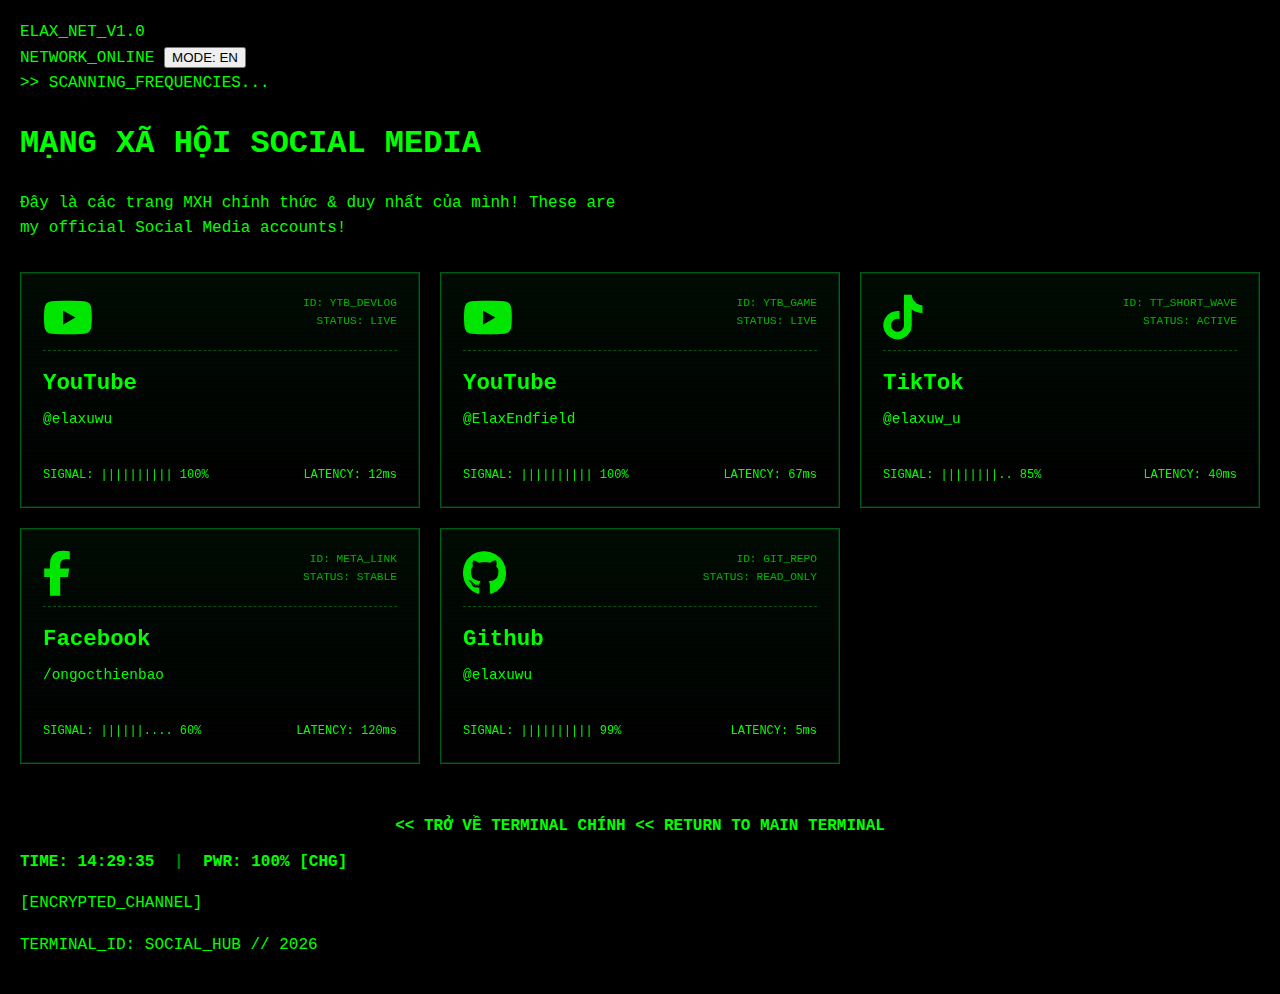
<file: pages/comm_link.html>
<!DOCTYPE html>
<html lang="vi">
<head>
    <meta charset="UTF-8">
    <meta name="viewport" content="width=device-width, initial-scale=1.0">
    <title>NETWORK_NODES // ELAX.DEV</title>
    <link rel="stylesheet" href="../style.css">
    <link rel="stylesheet" href="https://cdnjs.cloudflare.com/ajax/libs/font-awesome/6.4.0/css/all.min.css">
    <style>
        /* CSS Riêng cho trang Social (Inline để dễ quản lý, bạn có thể chuyển sang style.css) */
        .social-grid {
            display: grid;
            grid-template-columns: repeat(auto-fit, minmax(300px, 1fr));
            gap: 20px;
            margin-top: 30px;
        }

        .social-node {
            position: relative;
            border: 1px solid rgba(0,255,65,0.35);
            padding: 22px;
            text-decoration: none;
            color: var(--text);
            background:
                linear-gradient(180deg, rgba(0,255,65,0.04), rgba(0,0,0,0.2)),
                rgba(0,0,0,0.55);
            backdrop-filter: blur(6px);
            overflow: hidden;
            display: flex;
            flex-direction: column;
            min-height: 190px;
            transition: 
                transform 0.35s ease,
                box-shadow 0.35s ease,
                border-color 0.35s ease;
        }

        /* inner glow */
        .social-node::before {
            content: "";
            position: absolute;
            inset: 0;
            border: 1px solid rgba(0,255,65,0.15);
            pointer-events: none;
        }

        /* scanline */
        .social-node::after {
            content: "";
            position: absolute;
            inset: 0;
            background: linear-gradient(
                transparent 0%,
                rgba(255,255,255,0.03) 50%,
                transparent 100%
            );
            background-size: 100% 4px;
            opacity: 0.15;
            pointer-events: none;
        }

        .social-node:hover {
            transform: translateY(-8px) scale(1.01);
            box-shadow:
                0 0 0 1px rgba(0,255,65,0.4),
                0 0 25px rgba(0,255,65,0.25),
                inset 0 0 20px rgba(0,255,65,0.15);
        }

        .social-node:hover::before {
             box-shadow: inset 0 0 25px rgba(0,255,65,0.25);
        }



        .node-header {
            display: flex;
            justify-content: space-between;
            align-items: flex-start;
            margin-bottom: 15px;
            border-bottom: 1px dashed rgba(0, 255, 65, 0.3);
            padding-bottom: 10px;
        }

        .node-icon {
            font-size: 2.8rem;
            opacity: 0.9;
        }

        .node-id {
            text-align: right;
            font-size: 0.7rem;
            opacity: 0.7;
        }

        .node-name {
            font-size: 1.4rem;
            font-weight: bold;
            margin-bottom: 5px;
            display: block;
        }

        .node-handle {
            font-size: 0.9rem;
            color: var(--accent);
        }

        .node-stats {
            margin-top: auto;
            font-size: 0.75rem;
            font-family: var(--font-mono);
            display: flex;
            justify-content: space-between;
            align-items: flex-end;
        }
        .node-stats span {
            white-space: nowrap;
        }

        .ping-val {
            animation: blink 2s infinite;
        }

        /* Màu riêng cho từng nền tảng khi hover */
        .social-node.yt:hover { border-color: #ff0000; color: #ff0000; }
        .social-node.yt:hover .node-icon { text-shadow: 0 0 10px #ff0000; }
        
        .social-node.tt:hover { border-color: #00f2ea; color: #00f2ea; }
        .social-node.tt:hover .node-icon { text-shadow: 2px 2px 0 #ff0050; }

        .social-node.fb:hover { border-color: #1877f2; color: #1877f2; }
        
        .social-node.gh:hover { border-color: #ffffff; color: #ffffff; }

        .back-link {
            display: inline-block;
            margin-top: 40px;
            color: var(--accent);
            text-decoration: none;
            border: 1px solid var(--accent);
            padding: 10px 20px;
            font-weight: bold;
        }
        .back-link:hover {
            background: var(--accent);
            color: #fff;
        }
        .sys-info-bar {
    margin-bottom: 10px;
    font-weight: bold;
    color: var(--accent);
    text-shadow: 0 0 5px var(--accent);
}
        body.god-mode .terminal-container {
    animation: shake 0.5s cubic-bezier(.36,.07,.19,.97) both;
}

@keyframes shake {
    10%, 90% { transform: translate3d(-1px, 0, 0); }
    20%, 80% { transform: translate3d(2px, 0, 0); }
    30%, 50%, 70% { transform: translate3d(-4px, 0, 0); }
    40%, 60% { transform: translate3d(4px, 0, 0); }
}
.separator { margin: 0 10px; opacity: 0.5; }
    </style>
</head>
<body class="lang-en"> <div id="cursor-glow"></div>
    <div class="crt-vignette"></div>
    <div class="scanlines"></div>

    <nav class="system-nav">
        <div class="logo">ELAX_NET_V1.0</div>
        <div class="nav-controls">
            <span class="system-status">NETWORK_ONLINE</span>
            <button id="lang-toggle" class="cmd-btn">MODE: EN</button>
        </div>
    </nav>

    <main class="terminal-container">
        <section class="console-block hero">
            <div class="cmd-line">>> SCANNING_FREQUENCIES...</div>
            <h1 class="glitch-text">
                <span class="content-vi">MẠNG XÃ HỘI</span>
                <span class="content-en">SOCIAL MEDIA</span>
            </h1>
            
            <p class="sub-text" style="margin-top: 10px; max-width: 600px;">
                <span class="content-vi">Đây là các trang MXH chính thức & duy nhất của mình!</span>
                <span class="content-en">These are my official Social Media accounts!</span>
            </p>

            <div class="social-grid">
                
                <a href="https://www.youtube.com/@elaxuwu" target="_blank" class="social-node yt hidden-section">
                    <div class="node-header">
                        <i class="fab fa-youtube node-icon"></i>
                        <div class="node-id">
                            ID: YTB_DEVLOG<br>
                            STATUS: LIVE
                        </div>
                    </div>
                    <div>
                        <span class="node-name">YouTube</span>
                        <span class="node-handle">@elaxuwu</span>
                    </div>
                    <div class="node-stats">
                        <span>SIGNAL: <span class="ping-val">||||||||||</span> 100%</span>
                        <span>LATENCY: 12ms</span>
                    </div>
                </a>

                <a href="https://www.youtube.com/@elaxendfield/" target="_blank" class="social-node yt hidden-section">
                    <div class="node-header">
                        <i class="fab fa-youtube node-icon"></i>
                        <div class="node-id">
                            ID: YTB_GAME<br>
                            STATUS: LIVE
                        </div>
                    </div>
                    <div>
                        <span class="node-name">YouTube</span>
                        <span class="node-handle">@ElaxEndfield</span>
                    </div>
                    <div class="node-stats">
                        <span>SIGNAL: <span class="ping-val">||||||||||</span> 100%</span>
                        <span>LATENCY: 67ms</span>
                    </div>
                </a>

                <a href="https://www.tiktok.com/@elaxuw_u" target="_blank" class="social-node tt hidden-section" style="transition-delay: 100ms;">
                    <div class="node-header">
                        <i class="fab fa-tiktok node-icon"></i>
                        <div class="node-id">
                            ID: TT_SHORT_WAVE<br>
                            STATUS: ACTIVE
                        </div>
                    </div>
                    <div>
                        <span class="node-name">TikTok</span>
                        <span class="node-handle">@elaxuw_u</span>
                    </div>
                    <div class="node-stats">
                        <span>SIGNAL: <span class="ping-val">||||||||..</span> 85%</span>
                        <span>LATENCY: 40ms</span>
                    </div>
                </a>

                <a href="https://www.facebook.com/ongocthienbao/" target="_blank" class="social-node fb hidden-section" style="transition-delay: 200ms;">
                    <div class="node-header">
                        <i class="fab fa-facebook-f node-icon"></i>
                        <div class="node-id">
                            ID: META_LINK<br>
                            STATUS: STABLE
                        </div>
                    </div>
                    <div>
                        <span class="node-name">Facebook</span>
                        <span class="node-handle">/ongocthienbao</span>
                    </div>
                    <div class="node-stats">
                        <span>SIGNAL: <span class="ping-val">||||||....</span> 60%</span>
                        <span>LATENCY: 120ms</span>
                    </div>
                </a>

                <a href="https://github.com/elaxuwu" target="_blank" class="social-node gh hidden-section" style="transition-delay: 300ms;">
                    <div class="node-header">
                        <i class="fab fa-github node-icon"></i>
                        <div class="node-id">
                            ID: GIT_REPO<br>
                            STATUS: READ_ONLY
                        </div>
                    </div>
                    <div>
                        <span class="node-name">Github</span>
                        <span class="node-handle">@elaxuwu</span>
                    </div>
                    <div class="node-stats">
                        <span>SIGNAL: <span class="ping-val">||||||||||</span> 99%</span>
                        <span>LATENCY: 5ms</span>
                    </div>
                </a>

            </div>

            <div style="text-align: center;">
                <a href="../index.html" class="back-link">
                    <span class="content-vi"><< TRỞ VỀ TERMINAL CHÍNH</span>
                    <span class="content-en"><< RETURN TO MAIN TERMINAL</span>
                </a>
            </div>

        </section>
    </main>

    <footer class="system-footer">
        <div class="sys-info-bar">
            <span id="sys-time">TIME: --:--:--</span>
            <span class="separator">|</span>
            <span id="sys-battery">BATTERY: DETECTING...</span>
        </div>
        <p>[ENCRYPTED_CHANNEL]</p>
        <p>TERMINAL_ID: SOCIAL_HUB // 2026</p>
    </footer>

    <script src="../script.js"></script>
    
    <script>
        // Giả lập Ping thay đổi ngẫu nhiên cho sinh động
        setInterval(() => {
            const latencies = document.querySelectorAll('.node-stats span:last-child');
            latencies.forEach(el => {
                const ms = Math.floor(Math.random() * 50) + 10;
                el.innerText = `LATENCY: ${ms}ms`;
            });
        }, 2000);
    </script>
</body>
</html>
</file>
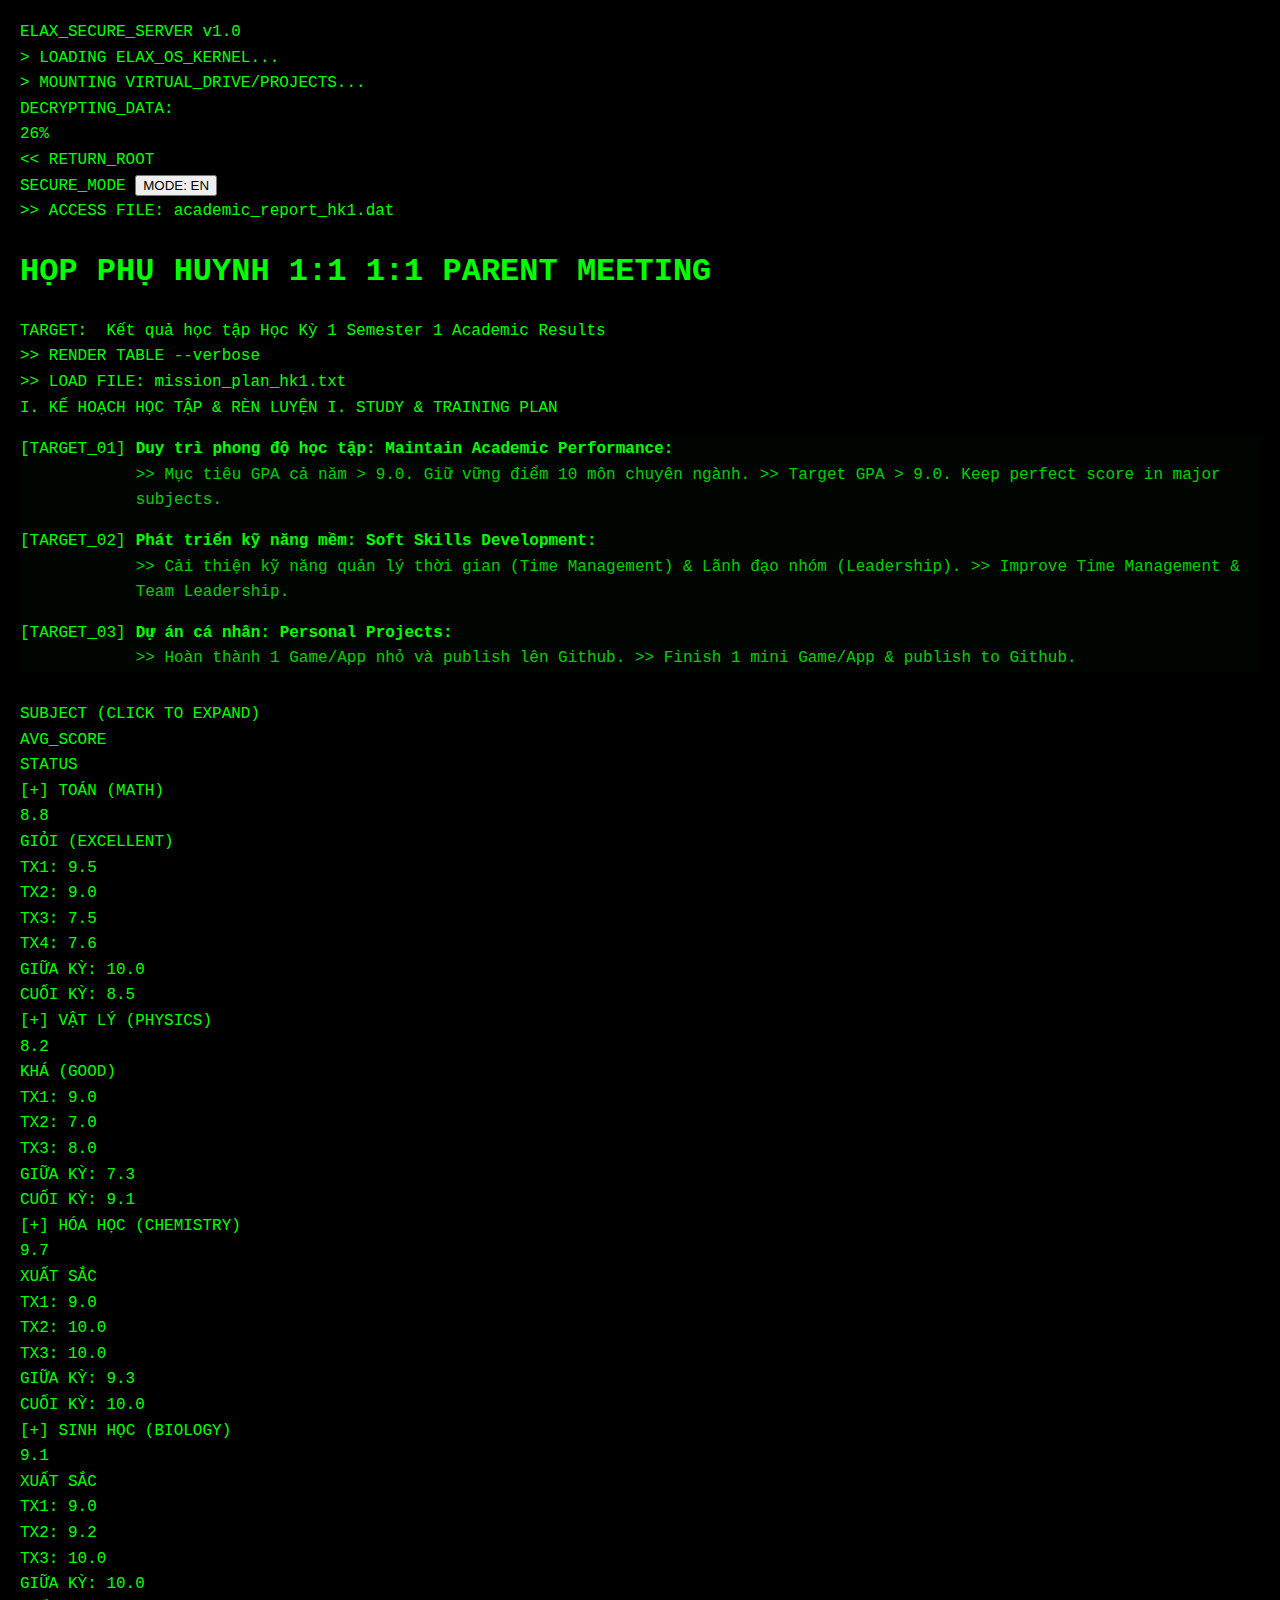
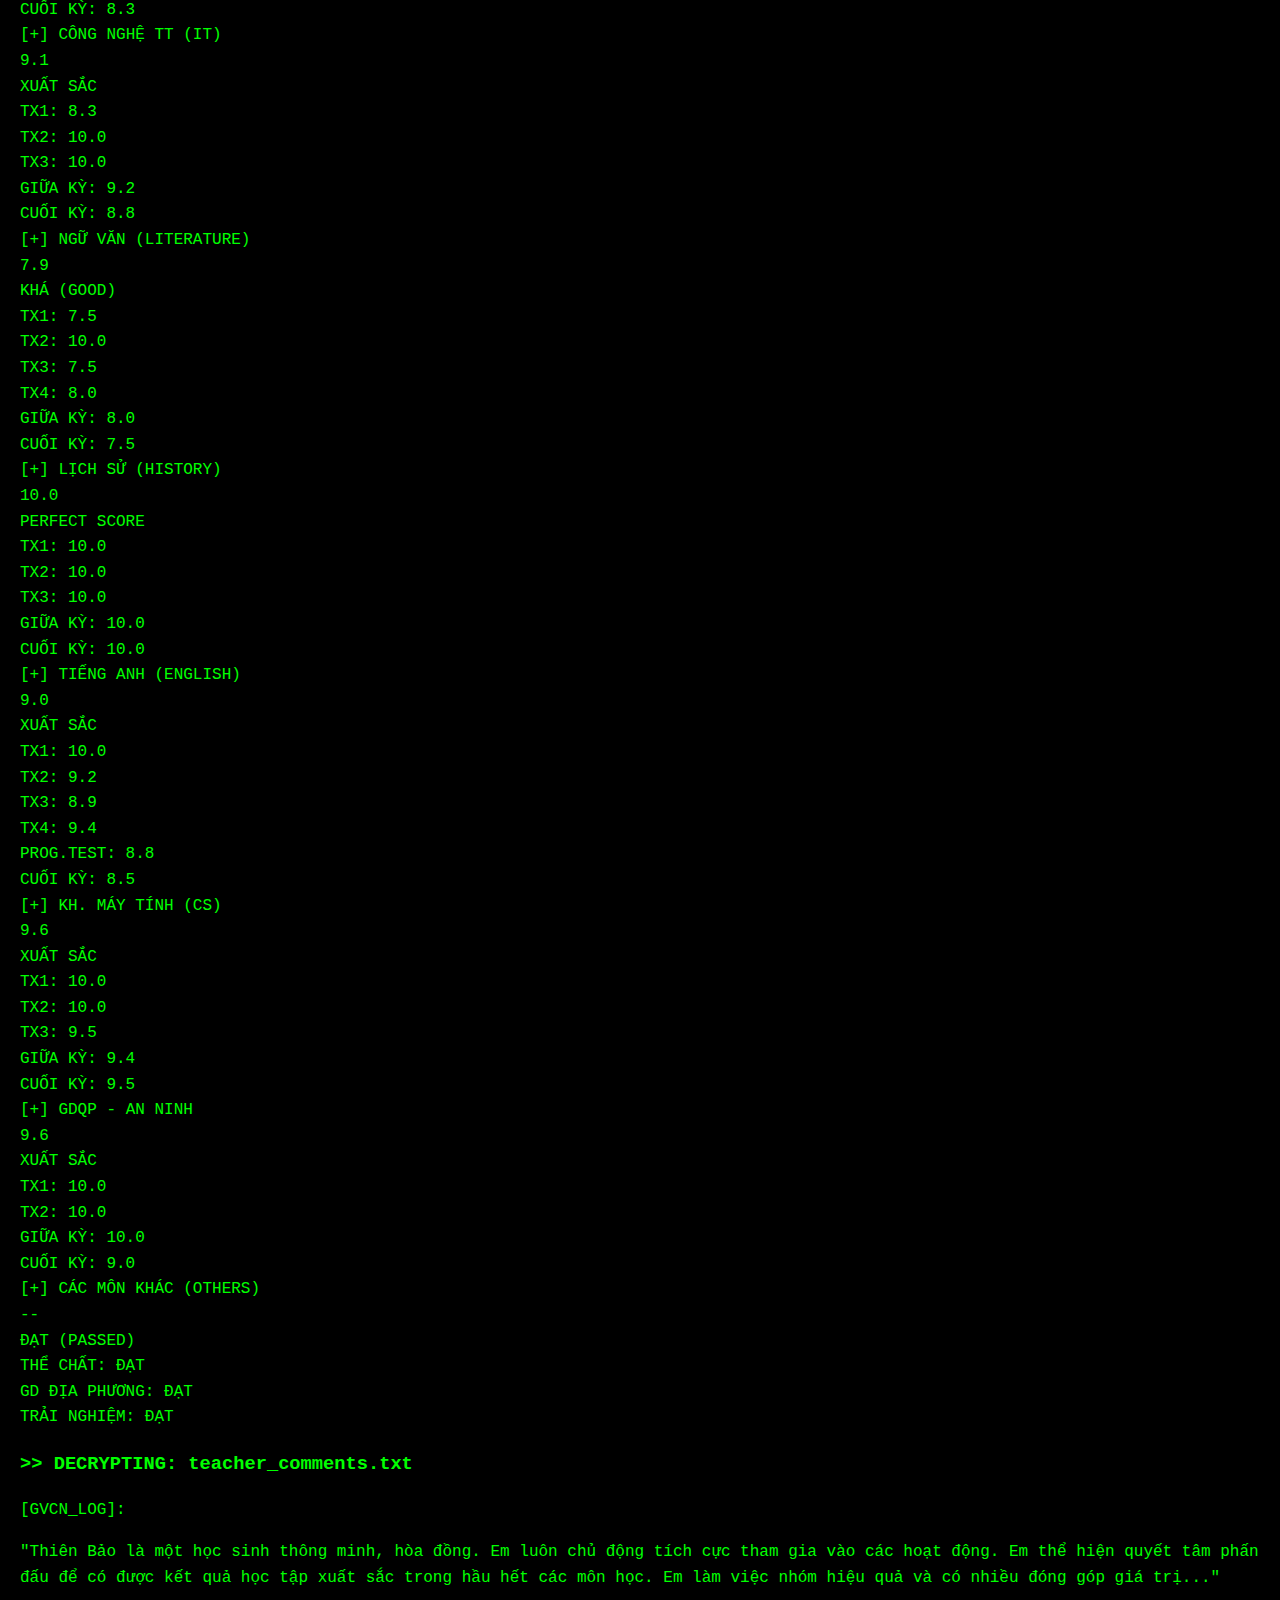
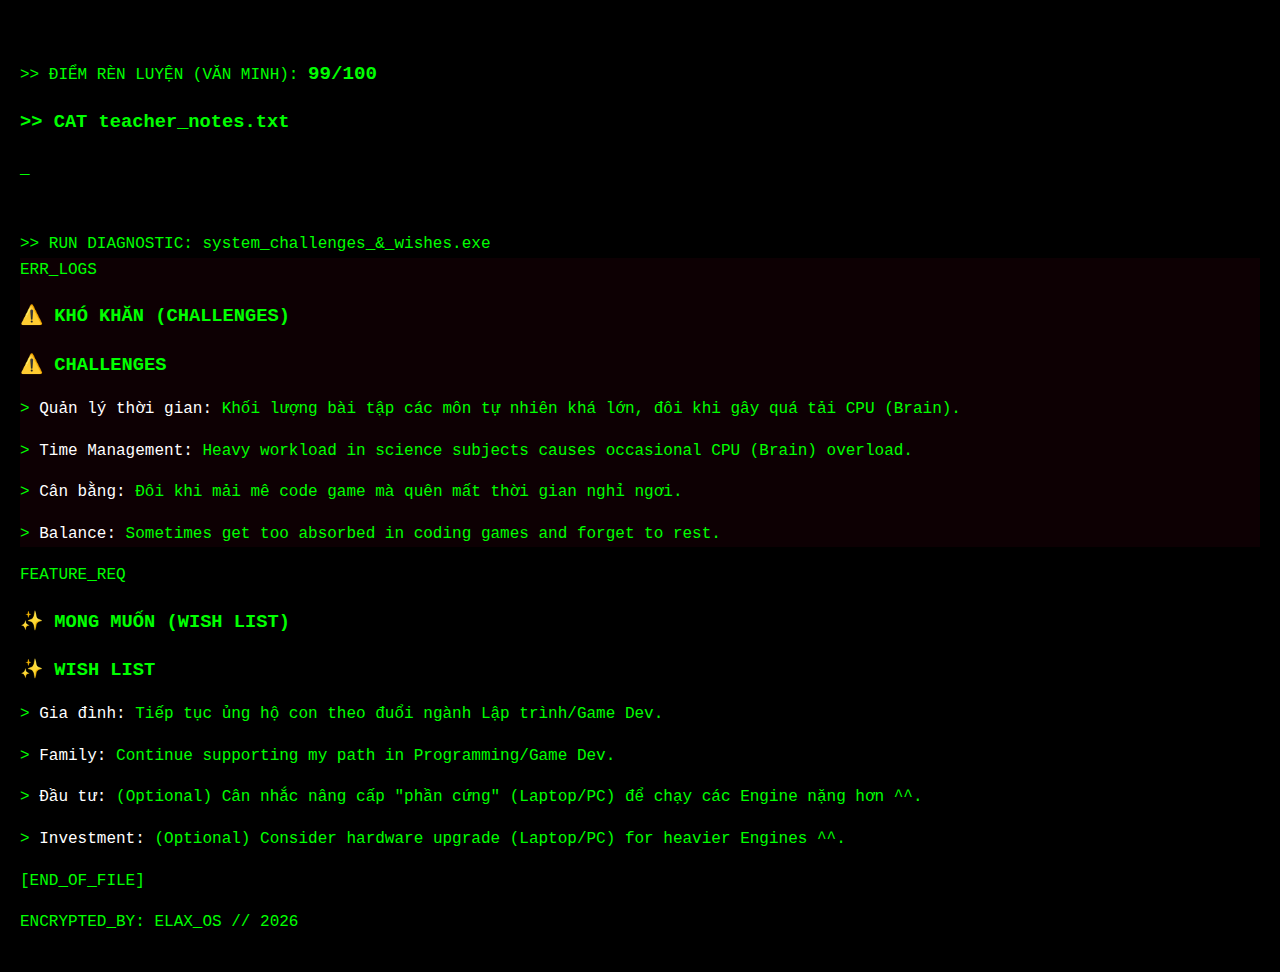
<file: pages/gradesReport/report_Grade11_Semester1.html>
<!DOCTYPE html>
<html lang="vi">
<head>
    <meta charset="UTF-8">
    <meta name="viewport" content="width=device-width, initial-scale=1.0">
    <title>ACADEMIC_LOGS_HK1</title>
    <link rel="stylesheet" href="../../style.css">
</head>
<body class="lang-en">

    <div id="cursor-glow"></div>
    <div class="crt-vignette"></div>

    <div id="boot-loader">
        <div class="boot-container">
            <div class="boot-header">ELAX_SECURE_SERVER v1.0</div>
            <div id="boot-log" class="boot-log"></div>
            <div class="boot-progress-wrapper">
                <span class="boot-label">DECRYPTING_DATA:</span>
                <div class="boot-progress-bar">
                    <div id="boot-fill"></div>
                </div>
                <span id="boot-percent">0%</span>
            </div>
        </div>
    </div>
    
    <div class="scanlines"></div>

    <nav class="system-nav">
        <a href="../../index.html" class="logo" style="text-decoration: none; color: var(--text);">
            << RETURN_ROOT
        </a>
        <div class="nav-controls">
            <span class="system-status">SECURE_MODE</span>
            <button id="lang-toggle" class="cmd-btn">MODE: EN</button>
        </div>
    </nav>

    <main class="terminal-container">
        <section class="console-block hero">
            <div class="cmd-line">>> ACCESS FILE: academic_report_hk1.dat</div>
            <h1 class="glitch-text" data-text="PARENT MEETING 1:1">
                <span class="content-vi">HỌP PHỤ HUYNH 1:1</span>
                <span class="content-en">1:1 PARENT MEETING</span>
            </h1>
            
            <div class="slogan-box">
                <span style="color: var(--accent);">TARGET:</span>&nbsp;
                <span class="content-vi">Kết quả học tập Học Kỳ 1</span>
                <span class="content-en">Semester 1 Academic Results</span>
            </div>
        </section>

        <section class="console-block hidden-section">
            <div class="cmd-line">>> RENDER TABLE --verbose</div>
            
            <div class="report-container">
                <section class="console-block hidden-section">
    <div class="cmd-line">>> LOAD FILE: mission_plan_hk1.txt</div>
    <div class="project-brutal-card" style="border-color: var(--text); margin-bottom: 30px;">
        <div class="project-header">
            <span class="status-dot" style="background: var(--text);"></span> 
            <span class="content-vi">I. KẾ HOẠCH HỌC TẬP & RÈN LUYỆN</span>
            <span class="content-en">I. STUDY & TRAINING PLAN</span>
        </div>
        <div class="project-desc" style="width: 100%; flex: none; background: rgba(0,255,65,0.02);">
            <ul style="list-style: none; padding-left: 0; font-family: var(--font-mono);">
                <li style="margin-bottom: 15px; display: flex; align-items: flex-start;">
                    <span style="color: var(--accent); margin-right: 10px;">[TARGET_01]</span>
                    <div>
                        <strong class="content-vi">Duy trì phong độ học tập:</strong>
                        <strong class="content-en">Maintain Academic Performance:</strong>
                        <br>
                        <span class="content-vi" style="opacity: 0.8;">>> Mục tiêu GPA cả năm > 9.0. Giữ vững điểm 10 môn chuyên ngành.</span>
                        <span class="content-en" style="opacity: 0.8;">>> Target GPA > 9.0. Keep perfect score in major subjects.</span>
                    </div>
                </li>
                <li style="margin-bottom: 15px; display: flex; align-items: flex-start;">
                    <span style="color: var(--accent); margin-right: 10px;">[TARGET_02]</span>
                    <div>
                        <strong class="content-vi">Phát triển kỹ năng mềm:</strong>
                        <strong class="content-en">Soft Skills Development:</strong>
                        <br>
                        <span class="content-vi" style="opacity: 0.8;">>> Cải thiện kỹ năng quản lý thời gian (Time Management) & Lãnh đạo nhóm (Leadership).</span>
                        <span class="content-en" style="opacity: 0.8;">>> Improve Time Management & Team Leadership.</span>
                    </div>
                </li>
                <li style="margin-bottom: 10px; display: flex; align-items: flex-start;">
                    <span style="color: var(--accent); margin-right: 10px;">[TARGET_03]</span>
                    <div>
                        <strong class="content-vi">Dự án cá nhân:</strong>
                        <strong class="content-en">Personal Projects:</strong>
                        <br>
                        <span class="content-vi" style="opacity: 0.8;">>> Hoàn thành 1 Game/App nhỏ và publish lên Github.</span>
                        <span class="content-en" style="opacity: 0.8;">>> Finish 1 mini Game/App & publish to Github.</span>
                    </div>
                </li>
            </ul>
        </div>
    </div>
                </section>
                
    <div class="report-header">
        <div class="col">SUBJECT (CLICK TO EXPAND)</div>
        <div class="col">AVG_SCORE</div>
        <div class="col">STATUS</div>
    </div>

    <div class="report-row" onclick="toggleDetail(this)">
        <div class="col"><span class="expand-icon">[+]</span> TOÁN (MATH)</div>
        <div class="col text-highlight">8.8</div>
        <div class="col">GIỎI (EXCELLENT)</div>
    </div>
    <div class="detail-row">
        <div class="detail-grid">
            <div class="d-item">TX1: 9.5</div>
            <div class="d-item">TX2: 9.0</div>
            <div class="d-item">TX3: 7.5</div>
            <div class="d-item">TX4: 7.6</div>
            <div class="d-item highlight">GIỮA KỲ: 10.0</div>
            <div class="d-item highlight">CUỐI KỲ: 8.5</div>
        </div>
    </div>

    <div class="report-row" onclick="toggleDetail(this)">
        <div class="col"><span class="expand-icon">[+]</span> VẬT LÝ (PHYSICS)</div>
        <div class="col text-highlight">8.2</div>
        <div class="col">KHÁ (GOOD)</div>
    </div>
    <div class="detail-row">
        <div class="detail-grid">
            <div class="d-item">TX1: 9.0</div>
            <div class="d-item">TX2: 7.0</div>
            <div class="d-item">TX3: 8.0</div>
            <div class="d-item highlight">GIỮA KỲ: 7.3</div>
            <div class="d-item highlight">CUỐI KỲ: 9.1</div>
        </div>
    </div>

    <div class="report-row" onclick="toggleDetail(this)">
        <div class="col"><span class="expand-icon">[+]</span> HÓA HỌC (CHEMISTRY)</div>
        <div class="col text-highlight">9.7</div>
        <div class="col">XUẤT SẮC</div>
    </div>
    <div class="detail-row">
        <div class="detail-grid">
            <div class="d-item">TX1: 9.0</div>
            <div class="d-item">TX2: 10.0</div>
            <div class="d-item">TX3: 10.0</div>
            <div class="d-item highlight">GIỮA KỲ: 9.3</div>
            <div class="d-item highlight">CUỐI KỲ: 10.0</div>
        </div>
    </div>

    <div class="report-row" onclick="toggleDetail(this)">
        <div class="col"><span class="expand-icon">[+]</span> SINH HỌC (BIOLOGY)</div>
        <div class="col text-highlight">9.1</div>
        <div class="col">XUẤT SẮC</div>
    </div>
    <div class="detail-row">
        <div class="detail-grid">
            <div class="d-item">TX1: 9.0</div>
            <div class="d-item">TX2: 9.2</div>
            <div class="d-item">TX3: 10.0</div>
            <div class="d-item highlight">GIỮA KỲ: 10.0</div>
            <div class="d-item highlight">CUỐI KỲ: 8.3</div>
        </div>
    </div>

    <div class="report-row" onclick="toggleDetail(this)">
        <div class="col"><span class="expand-icon">[+]</span> CÔNG NGHỆ TT (IT)</div>
        <div class="col text-highlight">9.1</div>
        <div class="col">XUẤT SẮC</div>
    </div>
    <div class="detail-row">
        <div class="detail-grid">
            <div class="d-item">TX1: 8.3</div>
            <div class="d-item">TX2: 10.0</div>
            <div class="d-item">TX3: 10.0</div>
            <div class="d-item highlight">GIỮA KỲ: 9.2</div>
            <div class="d-item highlight">CUỐI KỲ: 8.8</div>
        </div>
    </div>

    <div class="report-row" onclick="toggleDetail(this)">
        <div class="col"><span class="expand-icon">[+]</span> NGỮ VĂN (LITERATURE)</div>
        <div class="col text-highlight">7.9</div>
        <div class="col">KHÁ (GOOD)</div>
    </div>
    <div class="detail-row">
        <div class="detail-grid">
            <div class="d-item">TX1: 7.5</div>
            <div class="d-item">TX2: 10.0</div>
            <div class="d-item">TX3: 7.5</div>
            <div class="d-item">TX4: 8.0</div>
            <div class="d-item highlight">GIỮA KỲ: 8.0</div>
            <div class="d-item highlight">CUỐI KỲ: 7.5</div>
        </div>
    </div>

    <div class="report-row" onclick="toggleDetail(this)" style="border-left: 3px solid var(--accent);">
        <div class="col"><span class="expand-icon">[+]</span> LỊCH SỬ (HISTORY)</div>
        <div class="col text-highlight" style="color: var(--accent);">10.0</div>
        <div class="col" style="color: var(--accent);">PERFECT SCORE</div>
    </div>
    <div class="detail-row">
        <div class="detail-grid">
            <div class="d-item">TX1: 10.0</div>
            <div class="d-item">TX2: 10.0</div>
            <div class="d-item">TX3: 10.0</div>
            <div class="d-item highlight">GIỮA KỲ: 10.0</div>
            <div class="d-item highlight">CUỐI KỲ: 10.0</div>
        </div>
    </div>

    <div class="report-row" onclick="toggleDetail(this)">
        <div class="col"><span class="expand-icon">[+]</span> TIẾNG ANH (ENGLISH)</div>
        <div class="col text-highlight">9.0</div>
        <div class="col">XUẤT SẮC</div>
    </div>
    <div class="detail-row">
        <div class="detail-grid">
            <div class="d-item">TX1: 10.0</div>
            <div class="d-item">TX2: 9.2</div>
            <div class="d-item">TX3: 8.9</div>
            <div class="d-item">TX4: 9.4</div>
            <div class="d-item highlight">PROG.TEST: 8.8</div>
            <div class="d-item highlight">CUỐI KỲ: 8.5</div>
        </div>
    </div>

    <div class="report-row" onclick="toggleDetail(this)">
        <div class="col"><span class="expand-icon">[+]</span> KH. MÁY TÍNH (CS)</div>
        <div class="col text-highlight">9.6</div>
        <div class="col">XUẤT SẮC</div>
    </div>
    <div class="detail-row">
        <div class="detail-grid">
            <div class="d-item">TX1: 10.0</div>
            <div class="d-item">TX2: 10.0</div>
            <div class="d-item">TX3: 9.5</div>
            <div class="d-item highlight">GIỮA KỲ: 9.4</div>
            <div class="d-item highlight">CUỐI KỲ: 9.5</div>
        </div>
    </div>
    
     <div class="report-row" onclick="toggleDetail(this)">
        <div class="col"><span class="expand-icon">[+]</span> GDQP - AN NINH</div>
        <div class="col text-highlight">9.6</div>
        <div class="col">XUẤT SẮC</div>
    </div>
    <div class="detail-row">
        <div class="detail-grid">
            <div class="d-item">TX1: 10.0</div>
            <div class="d-item">TX2: 10.0</div>
            <div class="d-item highlight">GIỮA KỲ: 10.0</div>
            <div class="d-item highlight">CUỐI KỲ: 9.0</div>
        </div>
    </div>

    <div class="report-row" onclick="toggleDetail(this)">
        <div class="col"><span class="expand-icon">[+]</span> CÁC MÔN KHÁC (OTHERS)</div>
        <div class="col">--</div>
        <div class="col">ĐẠT (PASSED)</div>
    </div>
    <div class="detail-row">
        <div class="detail-grid">
            <div class="d-item">THỂ CHẤT: ĐẠT</div>
            <div class="d-item">GD ĐỊA PHƯƠNG: ĐẠT</div>
            <div class="d-item">TRẢI NGHIỆM: ĐẠT</div>
        </div>
    </div>

</div>

<div class="teacher-notes hidden-section">
    <h3 class="cmd-line">>> DECRYPTING: teacher_comments.txt</h3>
    <div class="note-box">
        <p style="margin-bottom: 10px; color: var(--accent);">[GVCN_LOG]:</p>
        <p class="typewriter-text">
            "Thiên Bảo là một học sinh thông minh, hòa đồng. Em luôn chủ động tích cực tham gia vào các hoạt động. Em thể hiện quyết tâm phấn đấu để có được kết quả học tập xuất sắc trong hầu hết các môn học. Em làm việc nhóm hiệu quả và có nhiều đóng góp giá trị..."
        </p>
        <br>
        <p style="color: var(--text); border-top: 1px dashed var(--text); padding-top:10px;">
            >> ĐIỂM RÈN LUYỆN (VĂN MINH): <span style="color: var(--accent); font-weight: bold; font-size: 1.2rem;">99/100</span>
        </p>
    </div>
</div>
            

            <div class="teacher-notes hidden-section">
                <h3 class="cmd-line">>> CAT teacher_notes.txt</h3>
                <div class="note-box">
                    <span class="cursor">_</span>
                </div>
            </div>
        </section>
        <section class="console-block hidden-section" style="margin-top: 50px;">
    <div class="cmd-line">>> RUN DIAGNOSTIC: system_challenges_&_wishes.exe</div>
    
    <div class="brutal-grid" style="border: none; grid-gap: 20px;">
        
        <div class="skill-box" style="border: 1px dashed var(--accent); background: rgba(255, 0, 60, 0.05);">
            <span class="code-num" style="color: var(--accent);">ERR_LOGS</span>
            <h3 class="content-vi" style="color: var(--accent); margin-bottom: 15px;">⚠️ KHÓ KHĂN (CHALLENGES)</h3>
            <h3 class="content-en" style="color: var(--accent); margin-bottom: 15px;">⚠️ CHALLENGES</h3>
            
            <p class="content-vi" style="margin-bottom: 10px;">
                > <span style="color: #fff;">Quản lý thời gian:</span> Khối lượng bài tập các môn tự nhiên khá lớn, đôi khi gây quá tải CPU (Brain).
            </p>
            <p class="content-en" style="margin-bottom: 10px;">
                > <span style="color: #fff;">Time Management:</span> Heavy workload in science subjects causes occasional CPU (Brain) overload.
            </p>

            <p class="content-vi">
                > <span style="color: #fff;">Cân bằng:</span> Đôi khi mải mê code game mà quên mất thời gian nghỉ ngơi.
            </p>
            <p class="content-en">
                > <span style="color: #fff;">Balance:</span> Sometimes get too absorbed in coding games and forget to rest.
            </p>
        </div>

        <div class="skill-box highlight" style="border: 1px solid var(--text);">
            <span class="code-num">FEATURE_REQ</span>
            <h3 class="content-vi" style="color: var(--text); margin-bottom: 15px;">✨ MONG MUỐN (WISH LIST)</h3>
            <h3 class="content-en" style="color: var(--text); margin-bottom: 15px;">✨ WISH LIST</h3>
            
            <p class="content-vi" style="margin-bottom: 10px;">
                > <span style="color: #fff;">Gia đình:</span> Tiếp tục ủng hộ con theo đuổi ngành Lập trình/Game Dev.
            </p>
            <p class="content-en" style="margin-bottom: 10px;">
                > <span style="color: #fff;">Family:</span> Continue supporting my path in Programming/Game Dev.
            </p>

            <p class="content-vi">
                > <span style="color: #fff;">Đầu tư:</span> (Optional) Cân nhắc nâng cấp "phần cứng" (Laptop/PC) để chạy các Engine nặng hơn ^^.
            </p>
            <p class="content-en">
                > <span style="color: #fff;">Investment:</span> (Optional) Consider hardware upgrade (Laptop/PC) for heavier Engines ^^.
            </p>
        </div>
    </div>
        </section>
        
    </main>

    <footer class="system-footer">
        <p>[END_OF_FILE]</p>
        <p>ENCRYPTED_BY: ELAX_OS // 2026</p>
    </footer>

    <script src="../../script.js"></script>
</body>

</html>
</file>
<file: style.css>
body {
    background-color: #000; /* Black background */
    color: #0f0; /* Green text color */
    font-family: 'Courier New', Courier, monospace; /* Monospaced font */
    margin: 0;
    padding: 20px;
    line-height: 1.6;
}

h1, h2, h3 {
    color: #0f0; /* Green headings */
}

a {
    color: #0ff; /* Cyan links */
    text-decoration: none;
}

a:hover {
    text-decoration: underline; /* Underline links on hover */
}

.container {
    max-width: 800px; /* Maximum width for the content */
    margin: auto; /* Center the container */
    background: rgba(0, 0, 0, 0.8); /* Slightly transparent container */
    padding: 20px;
    border-radius: 8px; /* Rounded corners */
}

.code {
    background: #222; /* Dark background for code blocks */
    color: #fff; /* White text */
    padding: 10px;
    border-radius: 4px; /* Rounded corners for code blocks */
    display: block;
    overflow-x: auto; /* Scroll for long code lines */
}
</file>
